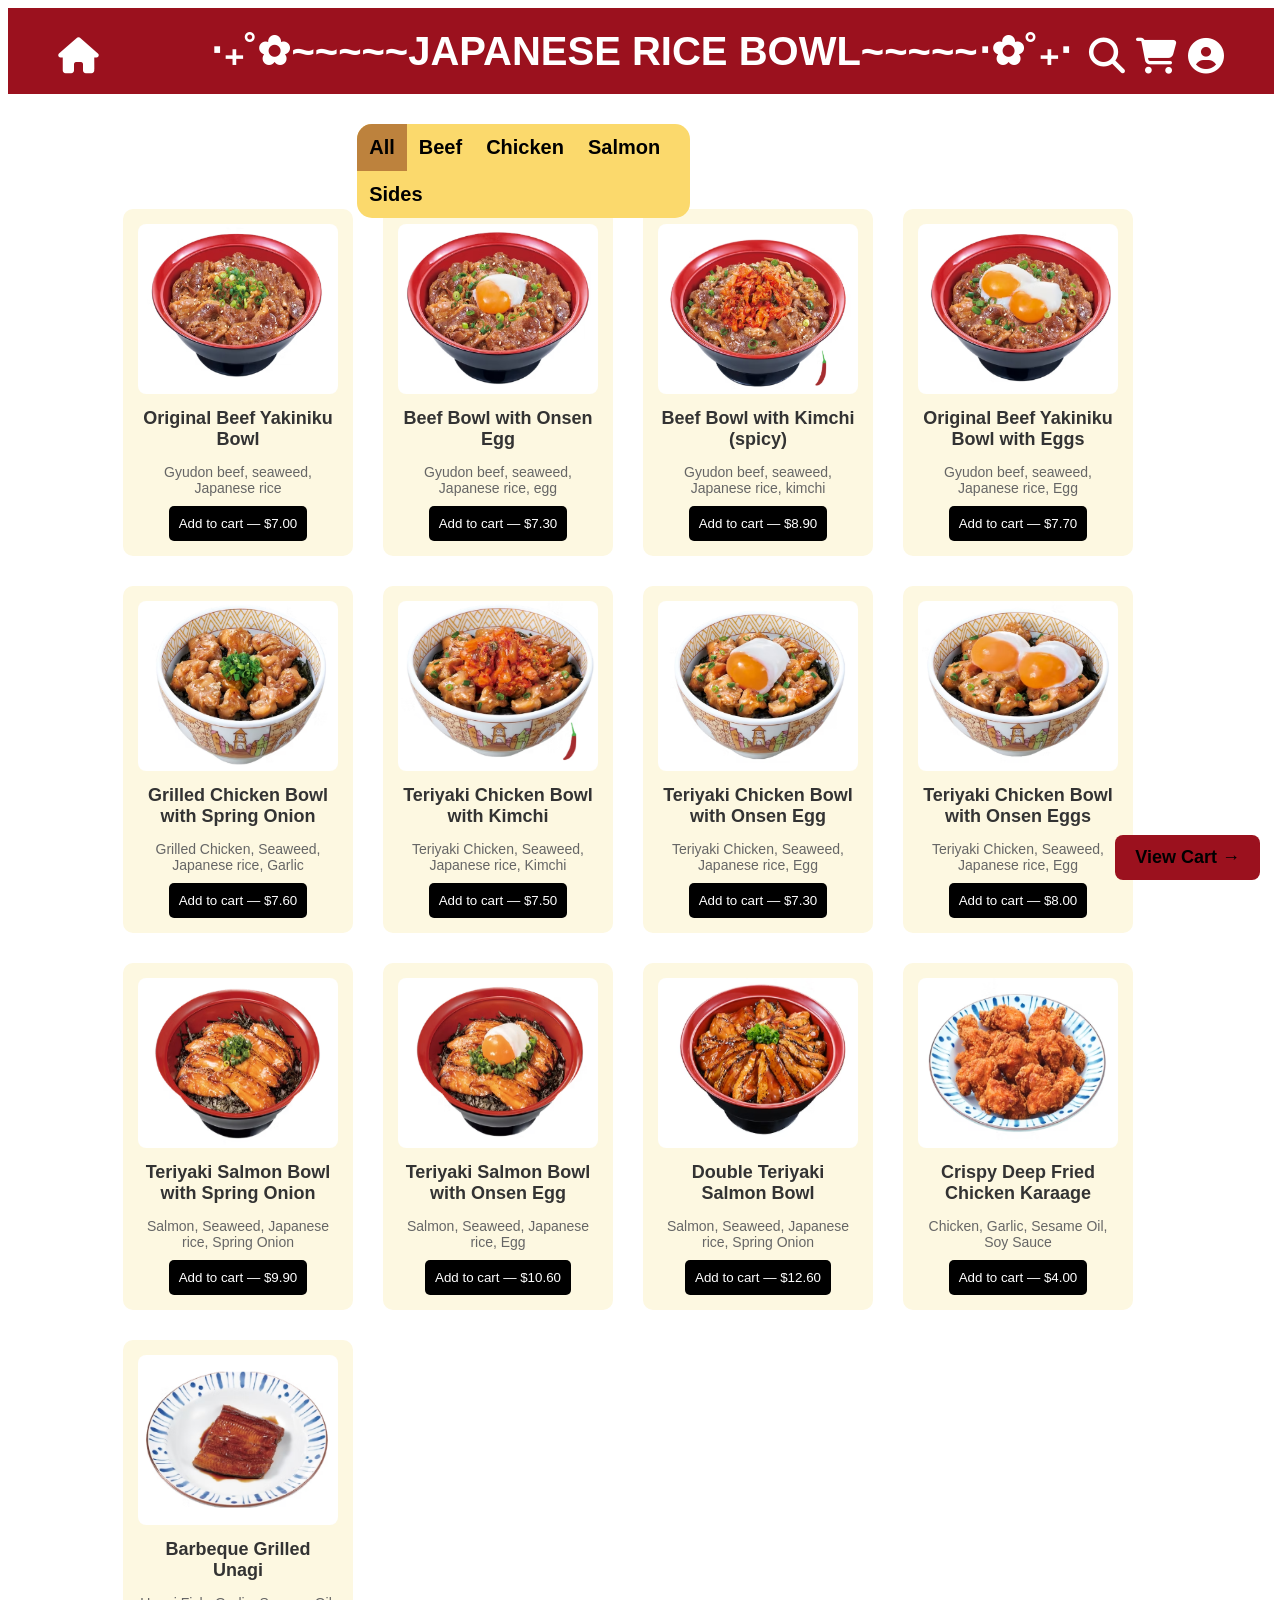
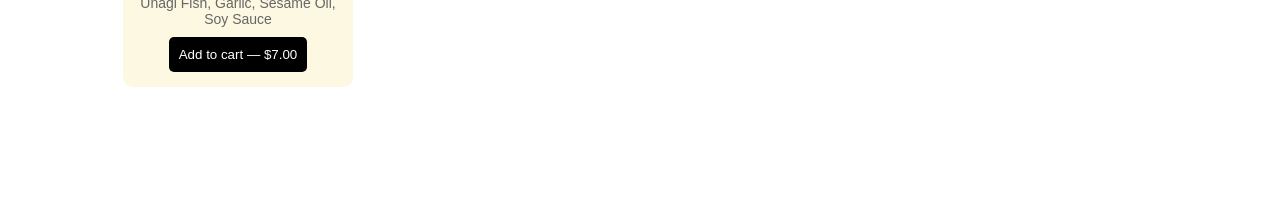
<file: index.html>
<!DOCTYPE html>
<html lang="en">
<head>

    <meta charset="UTF-8">
    <meta name="viewport" content="width=device-width, initial-scale=1.0">
    <title>Rice Bowl Menu</title>

    <link rel="stylesheet" href="https://cdnjs.cloudflare.com/ajax/libs/font-awesome/6.5.0/css/all.min.css">

    <link rel="stylesheet" href="my_project.css">

</head>
<body>

    <!-- the header, first row above, this header will appear in most other pages -->

    <div class="header">
        <a class="title">‧₊˚✿~~~~~JAPANESE RICE BOWL~~~~~‧✿˚₊‧</a>
        <div class="icons">
            <a href="#"><i class='fa fa-search' style='font-size:36px; color: white;'></i></a>
            <a href="#"><i class='fa fa-shopping-cart' style='font-size:36px; color: white;'></i></a>
            <a href="#"><i class='fas fa-user-circle' style='font-size:36px; color: white;'></i></a>
        </div>
        <div class="home">
            <a href="index.html"><i class='fa fa-home' style='font-size:36px; color: white;'></i></a>
        </div>
    </div>
    
    <!-- the navbar that categorizes food by their ingredients or type -->
    <div class="navbar">
        <a class="active" href="#">All</a>
        <a href="seperation.html">Beef</a>
        <a href="#">Chicken</a>
        <a href="#">Salmon</a>
        <a href="#">Sides</a>
    </div>

    <!-- invisible grid to allow each food to have their own food card(more organised) -->
    <div class="food-grid">
        <a href="item.html" class="food-link">
            <div class="food-item">
                <img src="Screenshot 2025-12-04 175012.png" class="food-image">
                <h3 class="food-title">Original Beef Yakiniku Bowl</h3>
                <p class="food-ingredients">
                    Gyudon beef, seaweed, Japanese rice
                </p>
                <button class="add-to-cart">Add to cart — $7.00</button>
            </div>
        </a>

        <div class="food-item">
            <img src="Screenshot 2025-12-04 112616.png" class="food-image">
            <h3 class="food-title">Beef Bowl with Onsen Egg</h3>
            <p class="food-ingredients">
                Gyudon beef, seaweed, Japanese rice, egg
            </p>
            <button class="add-to-cart">Add to cart — $7.30</button>
        </div>

        <div class="food-item">
            <img src="Screenshot 2025-12-04 115141.png" class="food-image">
            <h3 class="food-title">Beef Bowl with Kimchi (spicy)</h3>
            <p class="food-ingredients">
                Gyudon beef, seaweed, Japanese rice, kimchi
            </p>
            <button class="add-to-cart">Add to cart — $8.90</button>
        </div>

        <div class="food-item">
            <img src="Screenshot 2025-12-04 175658.png" class="food-image">
            <h3 class="food-title">Original Beef Yakiniku Bowl with Eggs</h3>
            <p class="food-ingredients">
                Gyudon beef, seaweed, Japanese rice, Egg
            </p>
            <button class="add-to-cart">Add to cart — $7.70</button>
        </div>

        <div class="food-item">
            <img src="Screenshot 2025-12-04 115541.png" class="food-image">
            <h3 class="food-title">Grilled Chicken Bowl with Spring Onion</h3>
            <p class="food-ingredients">
                Grilled Chicken, Seaweed, Japanese rice, Garlic
            </p>
            <button class="add-to-cart">Add to cart — $7.60</button>
        </div>

        <div class="food-item">
            <img src="Screenshot 2025-12-04 172755.png" class="food-image">
            <h3 class="food-title">Teriyaki Chicken Bowl with Kimchi</h3>
            <p class="food-ingredients">
                Teriyaki Chicken, Seaweed, Japanese rice, Kimchi
            </p>
            <button class="add-to-cart">Add to cart — $7.50</button>
        </div>

        <div class="food-item">
            <img src="Screenshot 2025-12-04 173820.png" class="food-image">
            <h3 class="food-title">Teriyaki Chicken Bowl with Onsen Egg</h3>
            <p class="food-ingredients">
                Teriyaki Chicken, Seaweed, Japanese rice, Egg
            </p>
            <button class="add-to-cart">Add to cart — $7.30</button>
        </div>

        <div class="food-item">
            <img src="Screenshot 2025-12-04 174321.png" class="food-image">
            <h3 class="food-title">Teriyaki Chicken Bowl with Onsen Eggs</h3>
            <p class="food-ingredients">
                Teriyaki Chicken, Seaweed, Japanese rice, Egg
            </p>
            <button class="add-to-cart">Add to cart — $8.00</button>
        </div>

        <div class="food-item">
            <img src="Screenshot 2025-12-04 120235.png" class="food-image">
            <h3 class="food-title">Teriyaki Salmon Bowl with Spring Onion</h3>
            <p class="food-ingredients">
                Salmon, Seaweed, Japanese rice, Spring Onion
            </p>
            <button class="add-to-cart">Add to cart — $9.90</button>
        </div>

        <div class="food-item">
            <img src="Screenshot 2025-12-04 181015.png" class="food-image">
            <h3 class="food-title">Teriyaki Salmon Bowl with Onsen Egg</h3>
            <p class="food-ingredients">
                Salmon, Seaweed, Japanese rice, Egg
            </p>
            <button class="add-to-cart">Add to cart — $10.60</button>
        </div>

        <div class="food-item">
            <img src="Screenshot 2025-12-04 181329.png" class="food-image">
            <h3 class="food-title">Double Teriyaki Salmon Bowl</h3>
            <p class="food-ingredients">
                Salmon, Seaweed, Japanese rice, Spring Onion
            </p>
            <button class="add-to-cart">Add to cart — $12.60</button>
        </div>

        <div class="food-item">
            <img src="Screenshot 2025-12-04 170152.png" class="food-image">
            <h3 class="food-title">Crispy Deep Fried Chicken Karaage</h3>
            <p class="food-ingredients">
                Chicken, Garlic, Sesame Oil, Soy Sauce
            </p>
            <button class="add-to-cart">Add to cart — $4.00</button>
        </div>

        <div class="food-item">
            <img src="Screenshot 2025-12-04 181702.png" class="food-image">
            <h3 class="food-title">Barbeque Grilled Unagi</h3>
            <p class="food-ingredients">
                Unagi Fish, Garlic, Sesame Oil, Soy Sauce
            </p>
            <button class="add-to-cart">Add to cart — $7.00</button>
        </div>
    </div>
    
    <!-- view cart button to access the cart -->
    <div class="view-cart">
        <a href="cart.html">View Cart →</a>
    </div>



    

</body>
</html>
</file>
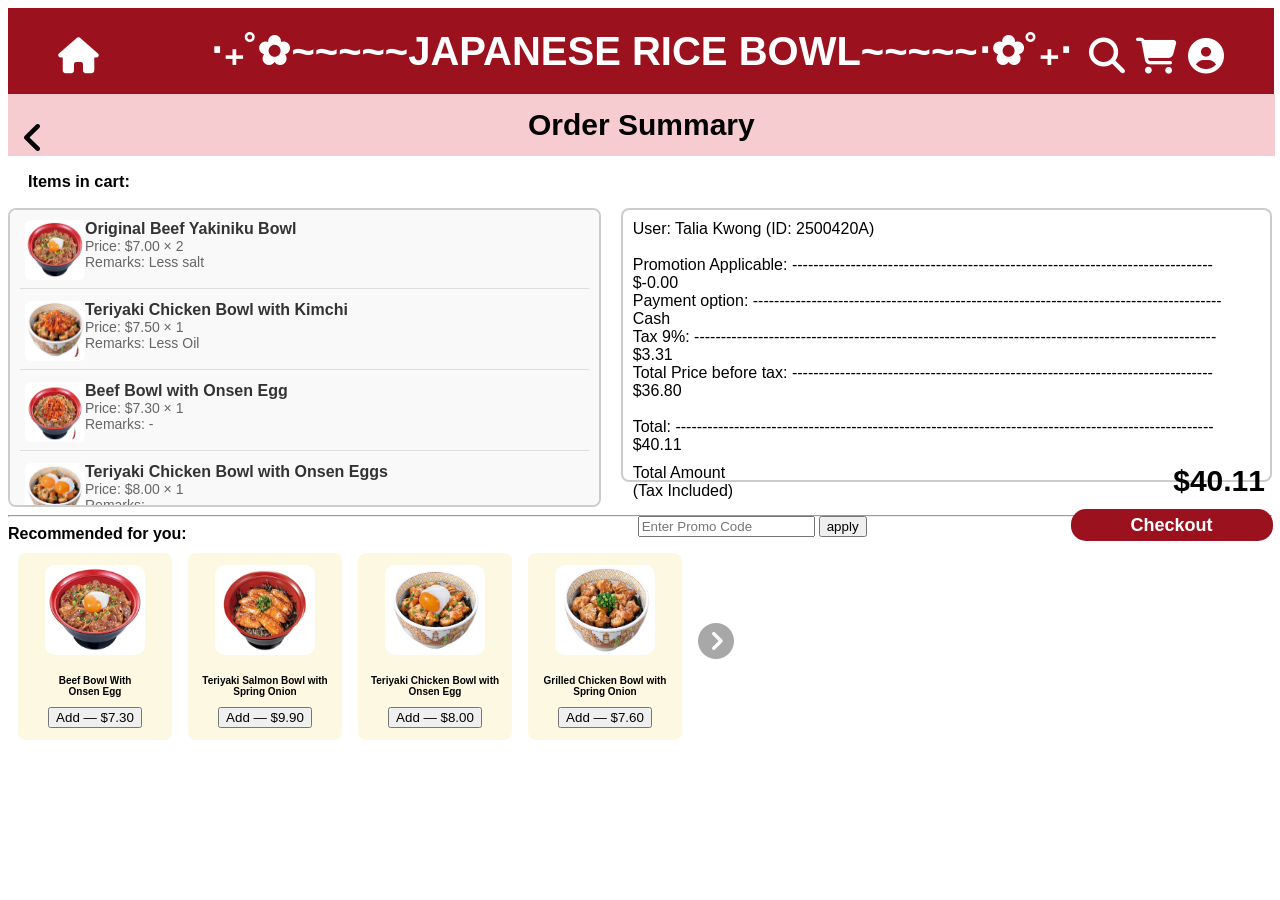
<file: cart.html>
<!DOCTYPE html>
<html lang="en">
<head>

    <meta charset="UTF-8">
    <meta name="viewport" content="width=device-width, initial-scale=1.0">
    <title>Rice Bowl Menu</title>

    <link rel="stylesheet" href="https://cdnjs.cloudflare.com/ajax/libs/font-awesome/6.5.0/css/all.min.css">

    <link rel="stylesheet" href="my_project.css">

</head>
<body>
    <div class="header">
        <a class="title">‧₊˚✿~~~~~JAPANESE RICE BOWL~~~~~‧✿˚₊‧</a>
        <div class="icons">
            <a href="#"><i class='fa fa-search' style='font-size:36px; color: white;'></i></a>
            <a href="#"><i class='fa fa-shopping-cart' style='font-size:36px; color: white;'></i></a>
            <a href="#"><i class='fas fa-user-circle' style='font-size:36px; color: white;'></i></a>
        </div>
        <div class="home">
            <a href="index.html"><i class='fa fa-home' style='font-size:36px; color: white;'></i></a>
        </div>
    </div>

    <!-- another header below the main one, so the students know which page they are in -->
    <div class="header-b">
        <a class="order-summary">Order Summary</a>
        <div class="back-arrow-b">
            <a href="index.html"><i class='fa fa-angle-left' style='font-size:36px; color: black;'></i></a>
        </div>
    </div>
    <div class="cart-items">
        <h3>Items in cart:</h3>
    </div>

    <!-- items the student have in their cart -->

<div class="main-content">

    <div class="cart-box">

        <div class="cart-item">
            <img src="Screenshot 2025-12-04 112616.png" alt="Beef Bowl" class="item-image">
            <div class="item-text">
                <div class="item-title">Original Beef Yakiniku Bowl</div>
                <div class="item-details">Price: $7.00 × 2<br>Remarks: Less salt</div>
            </div>
        </div>

        <div class="cart-item">
            <img src="Screenshot 2025-12-04 172755.png" alt="Chicken Bowl" class="item-image">
            <div class="item-text">
                <div class="item-title">Teriyaki Chicken Bowl with Kimchi</div>
                <div class="item-details">Price: $7.50 × 1<br>Remarks: Less Oil</div>
            </div>
        </div>

        <div class="cart-item">
            <img src="Screenshot 2025-12-04 115141.png" alt="Beef Bowl" class="item-image">
            <div class="item-text">
                <div class="item-title">Beef Bowl with Onsen Egg</div>
                <div class="item-details">Price: $7.30 × 1<br>Remarks: -</div>
            </div>
        </div>

        <div class="cart-item">
            <img src="Screenshot 2025-12-04 174321.png" alt="Chicken Bowl" class="item-image">
            <div class="item-text">
                <div class="item-title">Teriyaki Chicken Bowl with Onsen Eggs</div>
                <div class="item-details">Price: $8.00 × 1<br>Remarks: -</div>
            </div>
        </div>

    </div>

    <!-- receipt section moved INSIDE main-content -->

    <div class="recipt-section">

        <div class="recipt-details">
            User: Talia Kwong (ID: 2500420A)<br><br>

            Promotion Applicable: ------------------------------------------------------------------------------- $-0.00<br>

            Payment option: ---------------------------------------------------------------------------------------- Cash<br>

            Tax 9%: -------------------------------------------------------------------------------------------------- $3.31<br>

            Total Price before tax: ------------------------------------------------------------------------------- $36.80<br><br>

            Total: ----------------------------------------------------------------------------------------------------- $40.11
        </div>

        <div class="recipt-final">
            Total Amount<br>
            (Tax Included)

            <div class="recipt-finals">
                $40.11
            </div>
        </div>

        <div class="promo-code">
            <input type="text" placeholder="Enter Promo Code">
            <button>apply</button>
            <a href="#" class="bye-checkout">Checkout</a>
        </div>

    </div>

</div>
<hr>

<!-- at the bottom of the page, more food options the student can pick from -->
<div class="recommend">Recommended for you:</div>

<div class="recommended-container">

  <div class="recommended-scroll">

    <div class="food-card">
      <img src="Screenshot 2025-12-04 112616.png" alt="Beef Bowl">
      <p>Beef Bowl With<br>Onsen Egg</p>
      <button>Add — $7.30</button>
    </div>

    <div class="food-card">
      <img src="Screenshot 2025-12-04 120235.png" alt="Salmon Bowl">
      <p>Teriyaki Salmon Bowl with Spring Onion</p>
      <button>Add — $9.90</button>
    </div>

    <div class="food-card">
      <img src="Screenshot 2025-12-04 173820.png" alt="Chicken Bowl">
      <p>Teriyaki Chicken Bowl with Onsen Egg</p>
      <button>Add — $8.00</button>
    </div>

    <div class="food-card">
      <img src="Screenshot 2025-12-04 115541.png" alt="Chicken Bowl">
      <p>Grilled Chicken Bowl with Spring Onion</p>
      <button>Add — $7.60</button>
    </div>

    <div class="view-more">
        <a href="index.html">
            <i class="fas fa-chevron-circle-right" style="font-size:36px; color:#a8a8a8;"></i>
        </a>
    </div>

  </div>

</div>




    
</body>
</html>
</file>
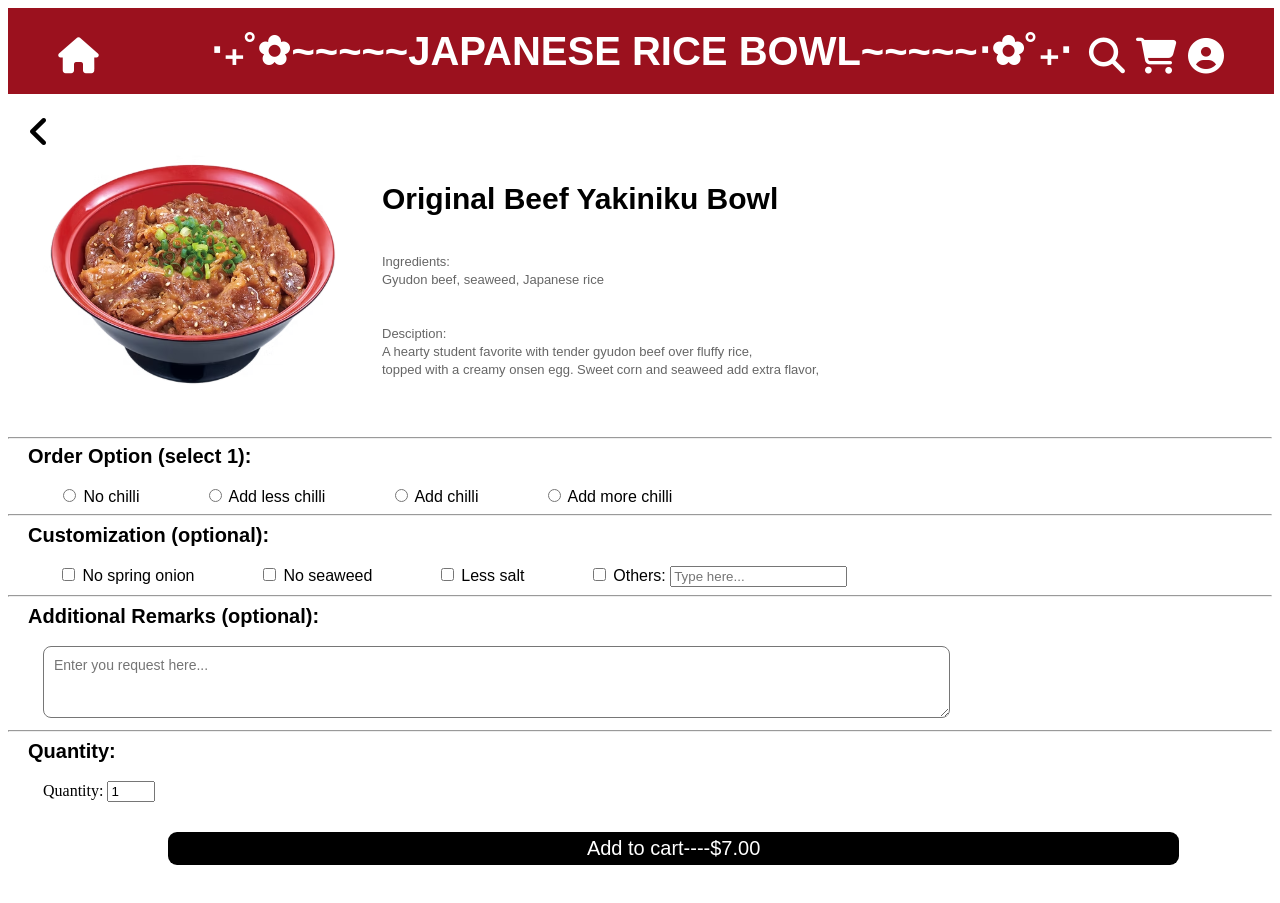
<file: item.html>
<!DOCTYPE html>
<html lang="en">
<head>

    <meta charset="UTF-8">
    <meta name="viewport" content="width=device-width, initial-scale=1.0">
    <title>Rice Bowl Menu</title>

    <link rel="stylesheet" href="https://cdnjs.cloudflare.com/ajax/libs/font-awesome/6.5.0/css/all.min.css">

    <link rel="stylesheet" href="my_project.css">

</head>
<body>
    <div class="header">
        <a class="title">‧₊˚✿~~~~~JAPANESE RICE BOWL~~~~~‧✿˚₊‧</a>
        <div class="icons">
            <a href="#"><i class='fa fa-search' style='font-size:36px; color: white;'></i></a>
            <a href="#"><i class='fa fa-shopping-cart' style='font-size:36px; color: white;'></i></a>
            <a href="#"><i class='fas fa-user-circle' style='font-size:36px; color: white;'></i></a>
        </div>
        <div class="home">
            <a href="index.html"><i class='fa fa-home' style='font-size:36px; color: white;'></i></a>
        </div>
    </div>

    <div class="back-arrow">
        <a href="index.html"><i class='fa fa-angle-left' style='font-size:36px; color: black;'></i></a>
    </div>

    

        <!-- The information and picture of the food in the top half of the page -->
    
        <div class="top-section">
        <img src="Screenshot 2025-12-04 175012.png" alt="Beef Bowl" class="top-image">
        
        <div class="top-text">
            <a class="section-name">Original Beef Yakiniku Bowl</a><br><br>

                <a class="section-description">
                    <br>
                    Ingredients:<br>
                    Gyudon beef, seaweed, Japanese rice<br>
                    <br>
                    <br>
                    Desciption:<br>
                    A hearty student favorite with tender gyudon beef over fluffy rice,<br>
                    topped with a creamy onsen egg. Sweet corn and seaweed add extra flavor,<br>
    
        </div>
        </div>


    <hr>
    <!-- options for customization of food, includes selecting from given options and typing in your -->
    <div class="order-option">
        <a class="option-1">Order Option (select 1):</a>
    <form>
        <br>
        <label class="radio-option">
        <input type="radio" name="beef-option" value="no chilli">
        No chilli
        </label>
        <label class="radio-option">
        <input type="radio" name="beef-option" value="add less chilli">
        Add less chilli
        </label>
        <label class="radio-option">
        <input type="radio" name="beef-option" value="add chilli">
        Add chilli
        </label>
        <label class="radio-option">
        <input type="radio" name="beef-option" value="add more chilli">
        Add more chilli
        </label>
    </form>
    </div>
    <hr>
    <div class="order-option">
        <a class="option-1">Customization (optional):</a>
        <form>
        <br>
        <label class="checkbox-option">
        <input type="checkbox" name="spring onion" value="no spring onion">
        No spring onion
        </label>
        <label class="checkbox-option">
        <input type="checkbox" name="seaweed" value="no seaweed">
        No seaweed
        </label>
        <label class="checkbox-option">
        <input type="checkbox" name="salt" value="less salt">
        Less salt
        </label>
        <label class="checkbox-option">
        <input type="checkbox" name="others" value="others">
        Others:
            <input type="text" placeholder="Type here...">
        </label>
    </div>
    <hr>
        <div class="remarks-section">
        <label class="option-1">Additional Remarks (optional):</label><br>
        <br>
        <textarea name="remarks" placeholder="Enter you request here..."></textarea>
    </div>
    <hr>
    <div>
        <label class="option-1">Quantity:</label><br><br>
    </div>
    <div class="quantity">
        <label for="quantity">Quantity:</label>
        <input type="number" id="quantity" name="quantity" value="1" min="1" max="10">
    </div>
    <button class="after-customized">Add to cart----$7.00</button>
    

    

</body>
</html>
</file>
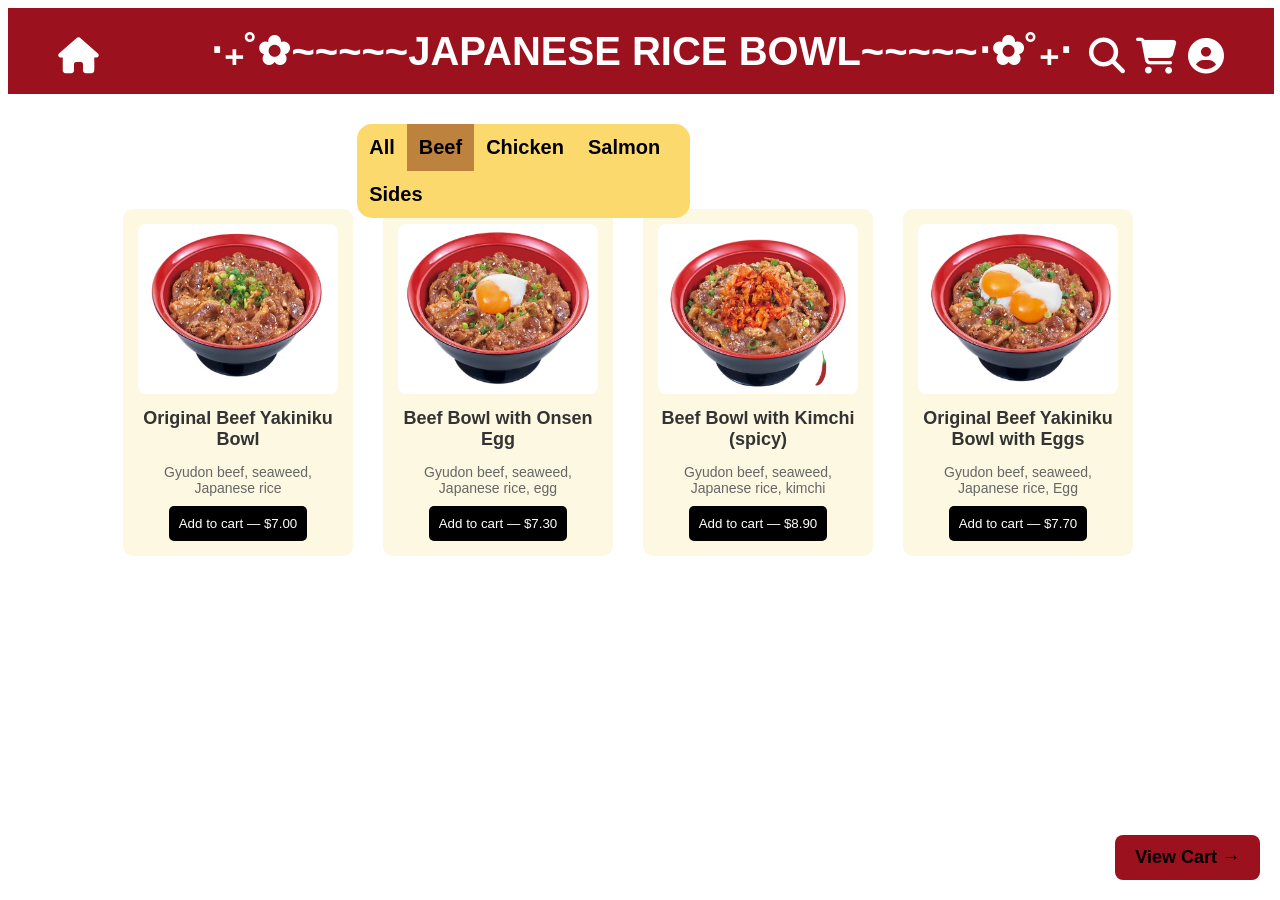
<file: seperation.html>
<!DOCTYPE html>
<html lang="en">
<head>

    <meta charset="UTF-8">
    <meta name="viewport" content="width=device-width, initial-scale=1.0">
    <title>Rice Bowl Menu</title>

    <link rel="stylesheet" href="https://cdnjs.cloudflare.com/ajax/libs/font-awesome/6.5.0/css/all.min.css">

    <link rel="stylesheet" href="my_project.css">

</head>
<body>
    <div class="header">
        <a class="title">‧₊˚✿~~~~~JAPANESE RICE BOWL~~~~~‧✿˚₊‧</a>

        <div class="icons">
            <a href="#"><i class="fa fa-search" style="font-size:36px; color: white;"></i></a>
            <a href="#"><i class="fa fa-shopping-cart" style="font-size:36px; color: white;"></i></a>
            <a href="#"><i class="fas fa-user-circle" style="font-size:36px; color: white;"></i></a>
        </div>

        <div class="home">
            <a href="index.html"><i class="fa fa-home" style="font-size:36px; color: white;"></i></a>
        </div>
    </div>

    <div class="navbar">
        <a href="index.html">All</a>
        <a class="active" href="#">Beef</a>
        <a href="#">Chicken</a>
        <a href="#">Salmon</a>
        <a href="#">Sides</a>
    </div>

    <div class="food-grid">

        <a href="item.html" class="food-link">
            <div class="food-item">
                <img src="Screenshot 2025-12-04 175012.png" class="food-image">
                <h3 class="food-title">Original Beef Yakiniku Bowl</h3>

                <p class="food-ingredients">
                    Gyudon beef, seaweed, Japanese rice
                </p>

                <button class="add-to-cart">Add to cart — $7.00</button>
            </div>
        </a>

        <div class="food-item">
            <img src="Screenshot 2025-12-04 112616.png" class="food-image">

            <h3 class="food-title">Beef Bowl with Onsen Egg</h3>

            <p class="food-ingredients">
                Gyudon beef, seaweed, Japanese rice, egg
            </p>

            <button class="add-to-cart">Add to cart — $7.30</button>
        </div>

        <div class="food-item">
            <img src="Screenshot 2025-12-04 115141.png" class="food-image">

            <h3 class="food-title">Beef Bowl with Kimchi (spicy)</h3>

            <p class="food-ingredients">
                Gyudon beef, seaweed, Japanese rice, kimchi
            </p>

            <button class="add-to-cart">Add to cart — $8.90</button>
        </div>

        <div class="food-item">
            <img src="Screenshot 2025-12-04 175658.png" class="food-image">

            <h3 class="food-title">Original Beef Yakiniku Bowl with Eggs</h3>

            <p class="food-ingredients">
                Gyudon beef, seaweed, Japanese rice, Egg
            </p>

            <button class="add-to-cart">Add to cart — $7.70</button>
        </div>

    </div>

    <div class="view-cart">
        <a href="#">View Cart →</a>
    </div>

</body>
</html>
</file>
<file: my_project.css>
.header{
  width: 97%;
  position:sticky;
  top: 0;
  padding: 20px;
  text-align: center;
  background: #9b111e;
  font-size: 40px;
  font-family: Arial, Helvetica, sans-serif;
  color: white;
  font-weight: bold;
  z-index: 10;

  
}
.icons {
  position: absolute;
  right: 50px;
  gap: 15px;
  top: 25px;
}

.home{
  position: absolute;
  left: 50px;
  top: 25px;
}


.navbar {
  width: 26%;
  background-color: #fbd96c;
  overflow: auto;
  border-radius: 15px; 
  margin: 30px;
  position:absolute;
  right: 560px;       
  z-index: 1;
  

}

.navbar a {
  float: left;
  padding: 12px;
  color: black;
  text-decoration: none;
  font-size: 20px;
  font-family: Arial, Helvetica, sans-serif;
  text-align: center;
  font-weight: bold

  
}
.navbar a:hover {
  background-color: #bd823d;
}
.active {
  background-color: #bd823d;
}

.food-link{
  text-decoration: none;
}

.food-item {
  width: 200px;
  background-color: #fdf8e1;
  border-radius: 10px;
  padding: 15px;
  margin: 15px;
  font-family: Arial, sans-serif;
  text-align: center;
  
}

.food-item:hover {
  background-color: #d8cd9c;
}

.food-image {
  width: 100%;
  height: 170px;
  border-radius: 8px;
}

.food-title {
  font-size: 18px;
  margin: 10px 0 5px;
  color: #333;
}

.food-ingredients {
  font-size: 14px;
  color: #666;
  margin-bottom: 10px;
}

.add-to-cart {
  background-color: black;
  color: white;
  border: none;
  padding: 10px;
  border-radius: 5px;
  
}
.add-to-cart:hover {
  background-color: #575757;
}

.food-grid {
  margin: 100px;
  display: flex;
  flex-wrap: wrap;
  justify-content: left;
}


.view-cart a{
  position: fixed;
  bottom: 20px;             
  right: 20px;              
  background-color: #9b111e;
  color: black;
  padding: 12px 20px;
  border-radius: 8px;
  font-size: 18px;
  font-family: Arial, sans-serif;
  text-decoration: none;
  font-weight: bold;
  
   
  
}
.view-cart a:hover {
  background-color: #9a343e;
}

.option-1{
  font-weight: bold;
  font-family: Arial, Helvetica, sans-serif;
  font-size: 20px;
  position: relative;
  left: 20px;
}

.radio-option{
  font-family: Arial, Helvetica, sans-serif;
  margin: 30px;
  position: relative;
  left: 20px;
}

.checkbox-option{
  font-family: Arial, Helvetica, sans-serif;
  margin: 30px;
  position: relative;
  left: 20px;
}


.remarks-section textarea {
  width: 70%;          
  height: 50px;        
  padding: 10px;
  border-radius: 8px;
  font-size: 14px;
  font-family: Arial, Helvetica, sans-serif;
  position: relative;
  left: 35px;
      
}

.quantity{
  position: relative;
  left: 35px;
}


.after-customized {
  margin: 30px;
  background-color: black;
  color: white;
  border: none;
  width: 80%;
  padding: 5px;
  border-radius: 9px;
  font-size: 20px;
  font-family: Arial, Helvetica, sans-serif;
  position: relative;
  left: 130px;
}

.top-section {
  display: flex;              
  align-items: center;        
  gap: 20px;                  
  padding: 20px;
  
}

.section-name{
  font-size: 30px;
  font-weight: bold;
}
.top-text {
  font-family: Arial, sans-serif;
}
.section-description{
  color: #666;
  font-size: small;
}

.back-arrow{
  position: relative;
  top: 20px;
  left: 20px;
}

.header-b{
  width: 98%;
  padding: 14px;
  text-align: center;
  background: rgb(246, 204, 209);
  font-size: 30px;
  font-family: Arial, Helvetica, sans-serif;
  color: black;
  font-weight: bold;
  
}

.back-arrow-b{
  position:absolute;
  top: 120px;
 
}

.cart-items {
  font-family: Arial, Helvetica, sans-serif;
  font-size: 14px;
  font-weight: bold;
  position: relative;
  left: 20px;
  
  
}





















.main-content{
  display: flex;
  gap: 20px;
  align-items: flex-start;
}



.cart-box {
  width: 615px;
  height: 275px;
  border: 2px solid #ccc;
  border-radius: 8px;
  padding: 10px;
  overflow-y: auto;
  background-color: #f9f9f9;
  font-family: Arial, sans-serif;
  
  
}

.cart-item {
  margin-bottom: 12px;
  padding-bottom: 8px;
  border-bottom: 1px solid #ddd;
  display: flex;
}




.item-image {
  width: 60px;
  height: 60px;
  border-radius: 6px;
  margin-left: 5px;
}

.item-title {
  font-weight: bold;
  color: #333;
}

.item-details {
  font-size: 14px;
  color: #666;
}

.recipt-section{
  width: 700px;
  height: 270px;
  border: 2px solid #ccc;
  border-radius: 8px;
  
}

.recipt-details{
  margin: 10px;
  font-family: Arial, Helvetica, sans-serif;
}
.recipt-final{
  margin: 10px;
  font-family: Arial, Helvetica, sans-serif;
  display: flex;

}
.recipt-finals{
  font-weight: bold;
  font-size: 30px;
  position: relative;
  left: 440px;
}




.promo-code {
  position: relative;
  left: 15px;
  margin-top: 15px;
}

.apply{
  font-family: Arial, Helvetica, sans-serif;
  text-decoration: none;
  color: #575757;
}



.bye-checkout {
  
  position: relative;
  left: 200px;
  background-color: #9b111e;
  color: white;
  padding: 6px 60px;
  border-radius: 15px;
  font-size: 18px;
  font-family: Arial, sans-serif;
  text-decoration: none;
  font-weight: bold;
  
}



















.recommended-container {
  overflow-x: auto;       
  overflow-y: hidden;     
  padding: 10px;
}

.recommended-scroll {
  display: flex;        
  flex-direction: row;    
  gap: 16px;              
}

.food-card {
  position: relative;
  width: 130px;       
  background-color: #fdf8e1;
  border-radius: 8px;
  padding: 12px;
  font-family: Arial, Helvetica, sans-serif;
  font-size: 10px;
  font-weight: bold;
  text-align: center;
  
}

.food-card img {
  width: 100px;
  height: 90px;
  border-radius: 10px;
  margin-bottom: 8px;
}

.recommend{
  font-family: Arial, Helvetica, sans-serif;
  font-weight: bold
}

.view-more{
  position: relative;
  top: 70px;
}
</file>
